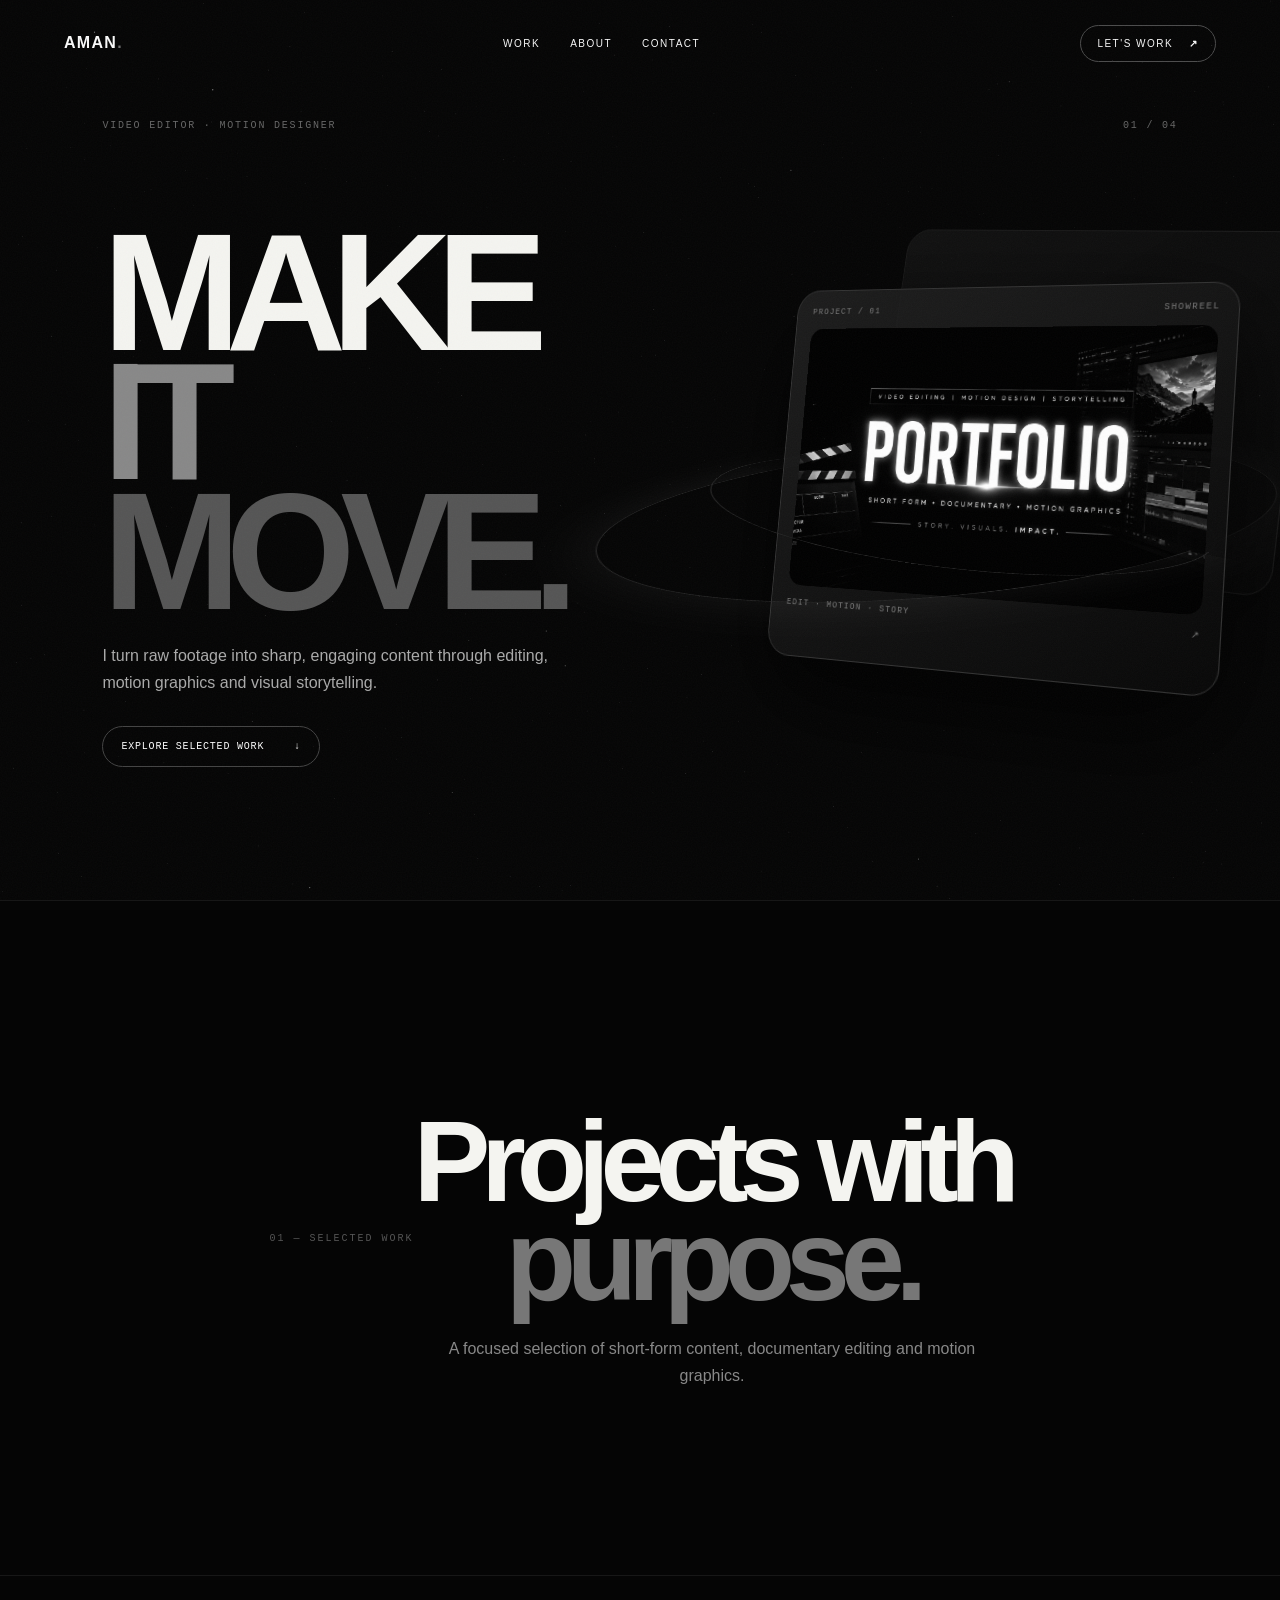
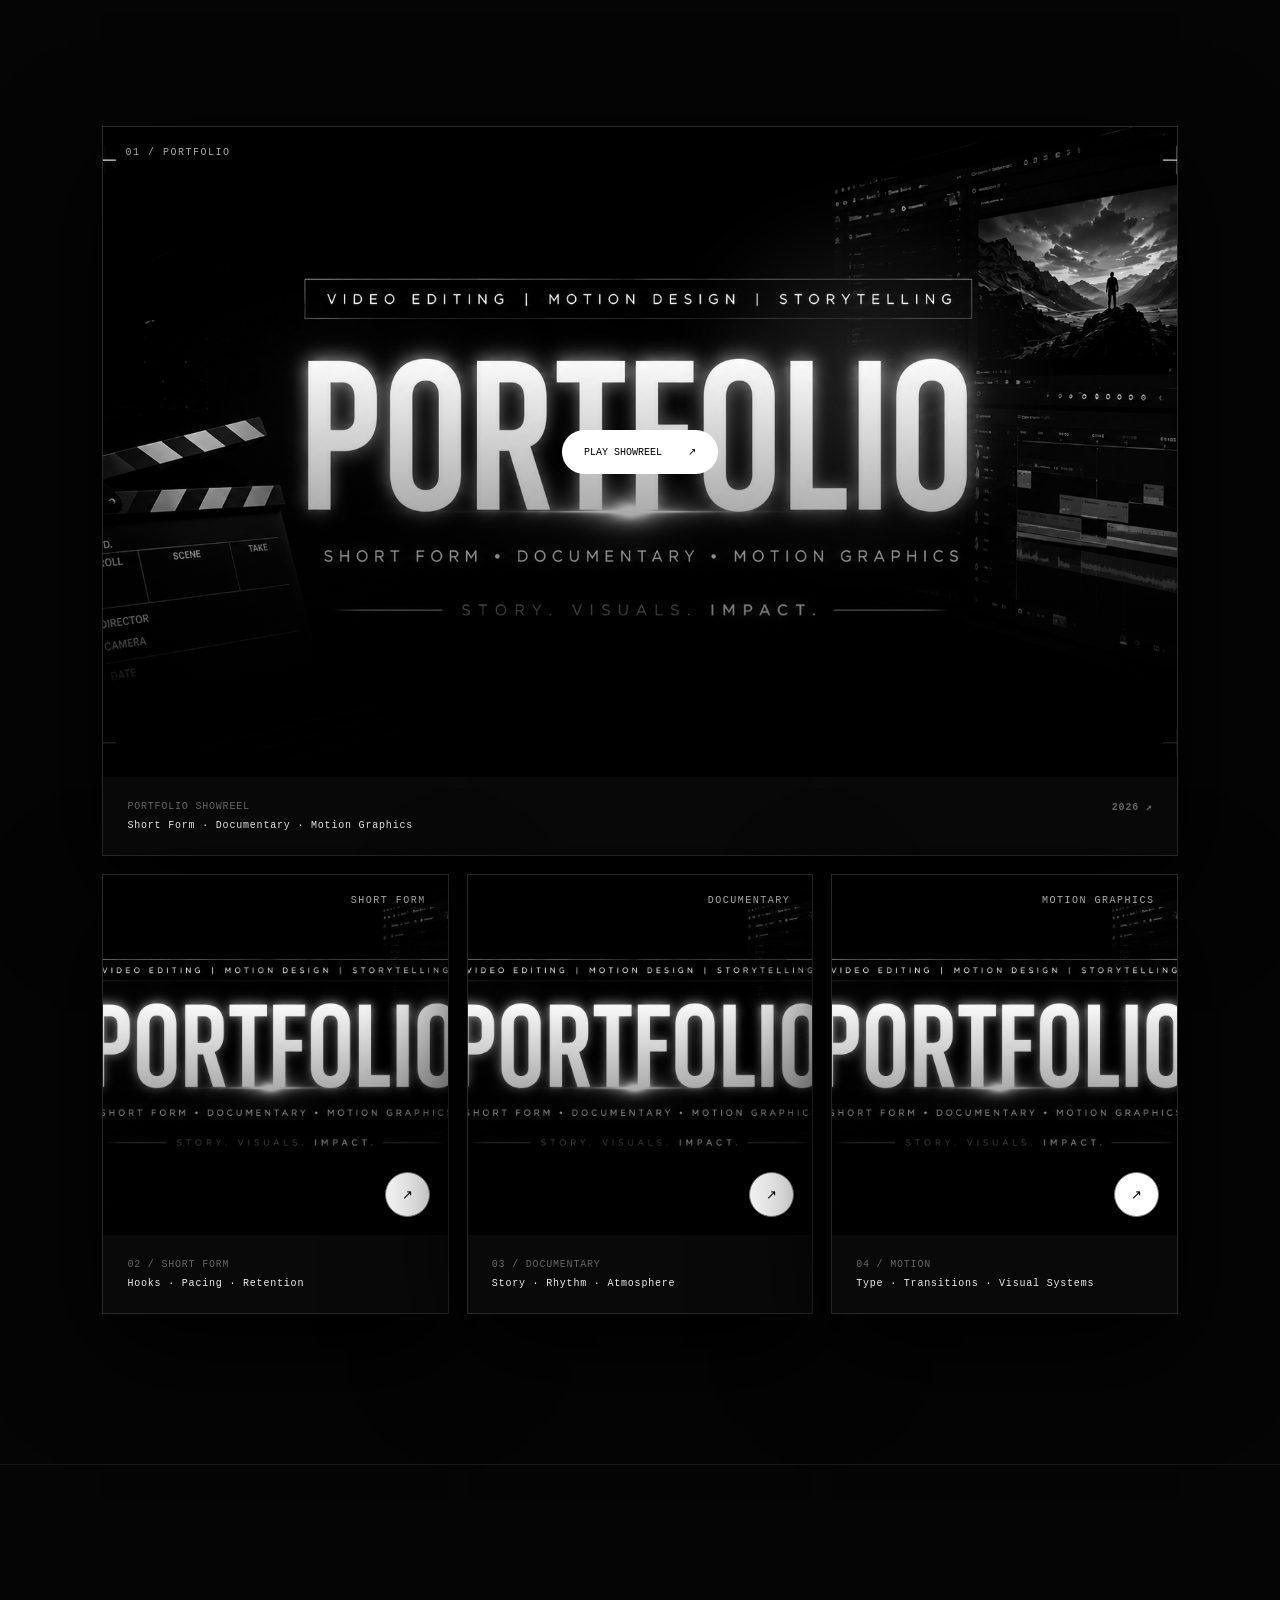
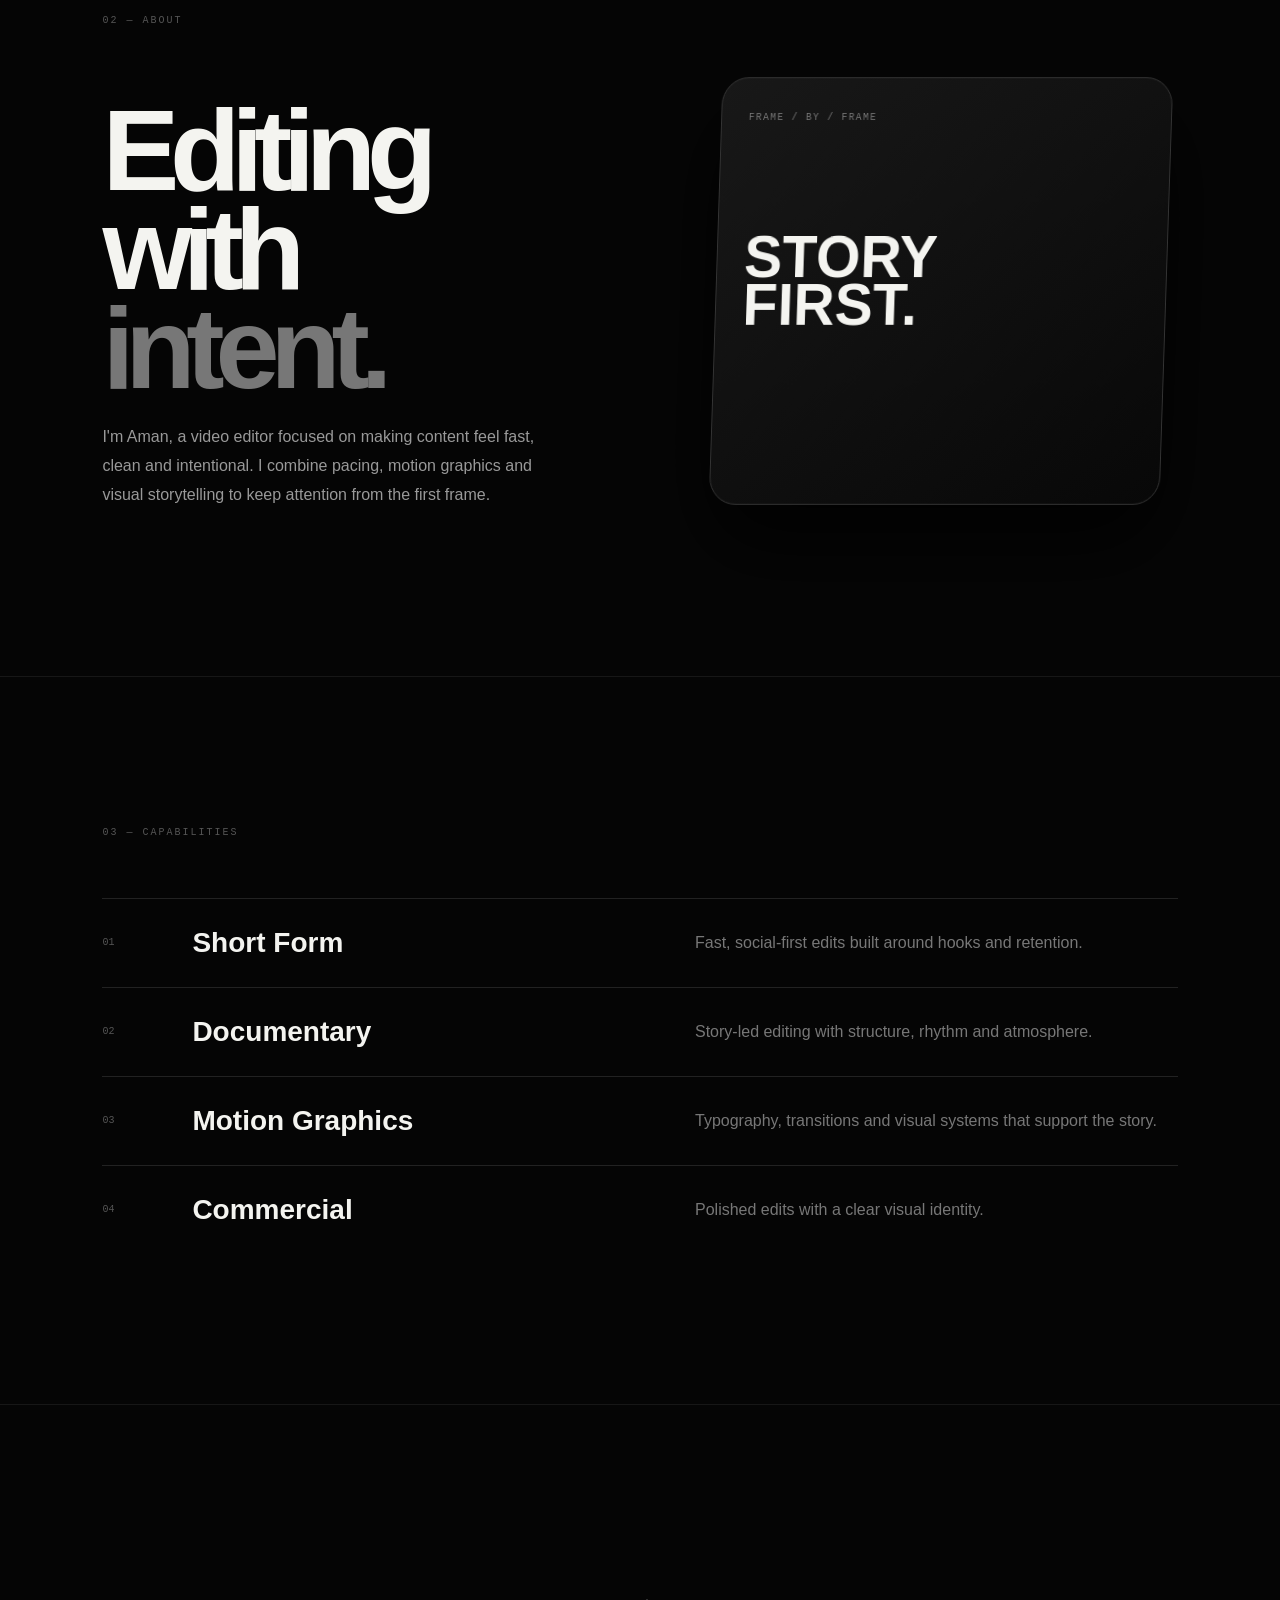
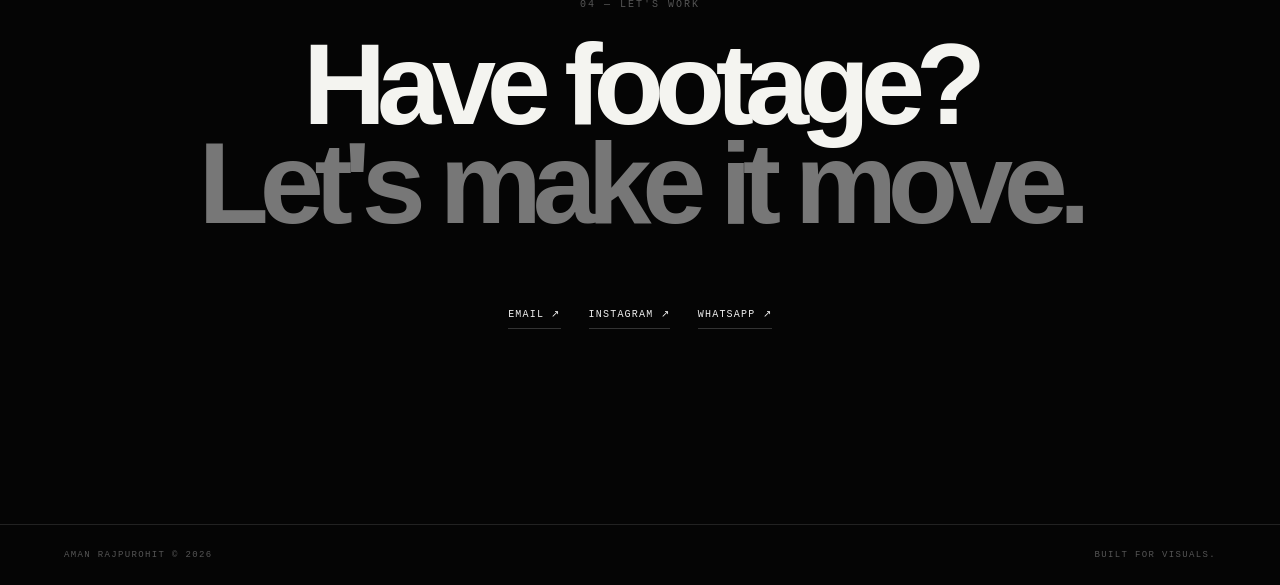
<file: index.html>
<!doctype html>
<html lang="en">
<head>
<meta charset="utf-8">
<meta name="viewport" content="width=device-width,initial-scale=1,viewport-fit=cover">
<meta name="theme-color" content="#050505">
<title>Aman Rajpurohit — Video Editor</title>
<link rel="stylesheet" href="style.css">
</head>
<body>
<div class="loader" id="loader"><strong>AMAN<span>.</span></strong><i></i></div>
<div class="grain"></div>
<canvas id="space"></canvas>

<header class="nav">
  <a class="logo" href="#top">AMAN<span>.</span></a>
  <nav>
    <a href="#work">WORK</a><a href="#about">ABOUT</a><a href="#contact">CONTACT</a>
  </nav>
  <a class="contact-pill" href="#contact">LET'S WORK <b>↗</b></a>
</header>

<main id="top">
<section class="hero">
  <div class="hero-top"><span>VIDEO EDITOR · MOTION DESIGNER</span><span>01 / 04</span></div>
  <div class="hero-copy">
    <h1>MAKE<br><span>IT</span><br><em>MOVE.</em></h1>
    <p>I turn raw footage into sharp, engaging content through editing, motion graphics and visual storytelling.</p>
    <a class="explore" href="#work">EXPLORE SELECTED WORK <b>↓</b></a>
  </div>

  <div class="hero-3d" id="hero3d">
    <div class="ring r1"></div><div class="ring r2"></div>
    <div class="glass back"></div>
    <div class="glass front">
      <div class="card-label"><span>PROJECT / 01</span><span>SHOWREEL</span></div>
      <div class="hero-image"><img src="portfolio-cover.png" alt="Aman portfolio"></div>
      <div class="card-label"><span>EDIT · MOTION · STORY</span><span>↗</span></div>
    </div>
  </div>
</section>

<section class="intro section">
  <div class="tiny">01 — SELECTED WORK</div>
  <div class="intro-copy">
    <h2>Projects with<br><em>purpose.</em></h2>
    <p>A focused selection of short-form content, documentary editing and motion graphics.</p>
  </div>
</section>

<section class="work section" id="work">
  <div class="featured project" data-video>
    <div class="media">
      <img src="portfolio-cover.png" alt="Portfolio showreel">
      <div class="shade"></div>
      <div class="orb"></div>
      <button class="play">PLAY SHOWREEL <span>↗</span></button>
      <small>01 / PORTFOLIO</small>
    </div>
    <div class="project-info">
      <div><span>PORTFOLIO SHOWREEL</span><strong>Short Form · Documentary · Motion Graphics</strong></div>
      <b>2026 ↗</b>
    </div>
  </div>

  <div class="grid">
    <article class="project small" data-video>
      <div class="media"><img src="portfolio-cover.png" alt=""><div class="shade"></div><span>SHORT FORM</span><button class="round">↗</button></div>
      <div class="project-info"><div><span>02 / SHORT FORM</span><strong>Hooks · Pacing · Retention</strong></div></div>
    </article>
    <article class="project small" data-video>
      <div class="media"><img src="portfolio-cover.png" alt=""><div class="shade"></div><span>DOCUMENTARY</span><button class="round">↗</button></div>
      <div class="project-info"><div><span>03 / DOCUMENTARY</span><strong>Story · Rhythm · Atmosphere</strong></div></div>
    </article>
    <article class="project small" data-video>
      <div class="media"><img src="portfolio-cover.png" alt=""><div class="shade"></div><span>MOTION GRAPHICS</span><button class="round">↗</button></div>
      <div class="project-info"><div><span>04 / MOTION</span><strong>Type · Transitions · Visual Systems</strong></div></div>
    </article>
  </div>
</section>

<section class="about section" id="about">
  <div class="tiny">02 — ABOUT</div>
  <div class="about-layout">
    <div><h2>Editing with<br><em>intent.</em></h2><p>I'm Aman, a video editor focused on making content feel fast, clean and intentional. I combine pacing, motion graphics and visual storytelling to keep attention from the first frame.</p></div>
    <div class="about-card"><span>FRAME / BY / FRAME</span><strong>STORY<br>FIRST.</strong></div>
  </div>
</section>

<section class="services section">
  <div class="tiny">03 — CAPABILITIES</div>
  <div class="service-list">
    <div><i>01</i><h3>Short Form</h3><p>Fast, social-first edits built around hooks and retention.</p></div>
    <div><i>02</i><h3>Documentary</h3><p>Story-led editing with structure, rhythm and atmosphere.</p></div>
    <div><i>03</i><h3>Motion Graphics</h3><p>Typography, transitions and visual systems that support the story.</p></div>
    <div><i>04</i><h3>Commercial</h3><p>Polished edits with a clear visual identity.</p></div>
  </div>
</section>

<section class="contact section" id="contact">
  <div class="tiny">04 — LET'S WORK</div>
  <h2>Have footage?<br><em>Let's make it move.</em></h2>
  <div class="links">
    <a href="mailto:rajpurohitaman08@gmail.com">EMAIL ↗</a>
    <a href="https://instagram.com/aman.krx" target="_blank" rel="noopener">INSTAGRAM ↗</a>
    <a href="https://wa.me/918160067161" target="_blank" rel="noopener">WHATSAPP ↗</a>
  </div>
</section>
</main>

<footer><span>AMAN RAJPUROHIT © 2026</span><span>BUILT FOR VISUALS.</span></footer>

<div class="modal" id="modal">
  <button id="close">CLOSE ×</button>
  <div class="player">
    <div>AMAN RAJPUROHIT / SHOWREEL</div>
    <iframe id="video" title="Aman Rajpurohit portfolio showreel" allow="autoplay; fullscreen; encrypted-media; picture-in-picture" allowfullscreen></iframe>
  </div>
</div>

<script src="script.js"></script>
</body>
</html>
</file>
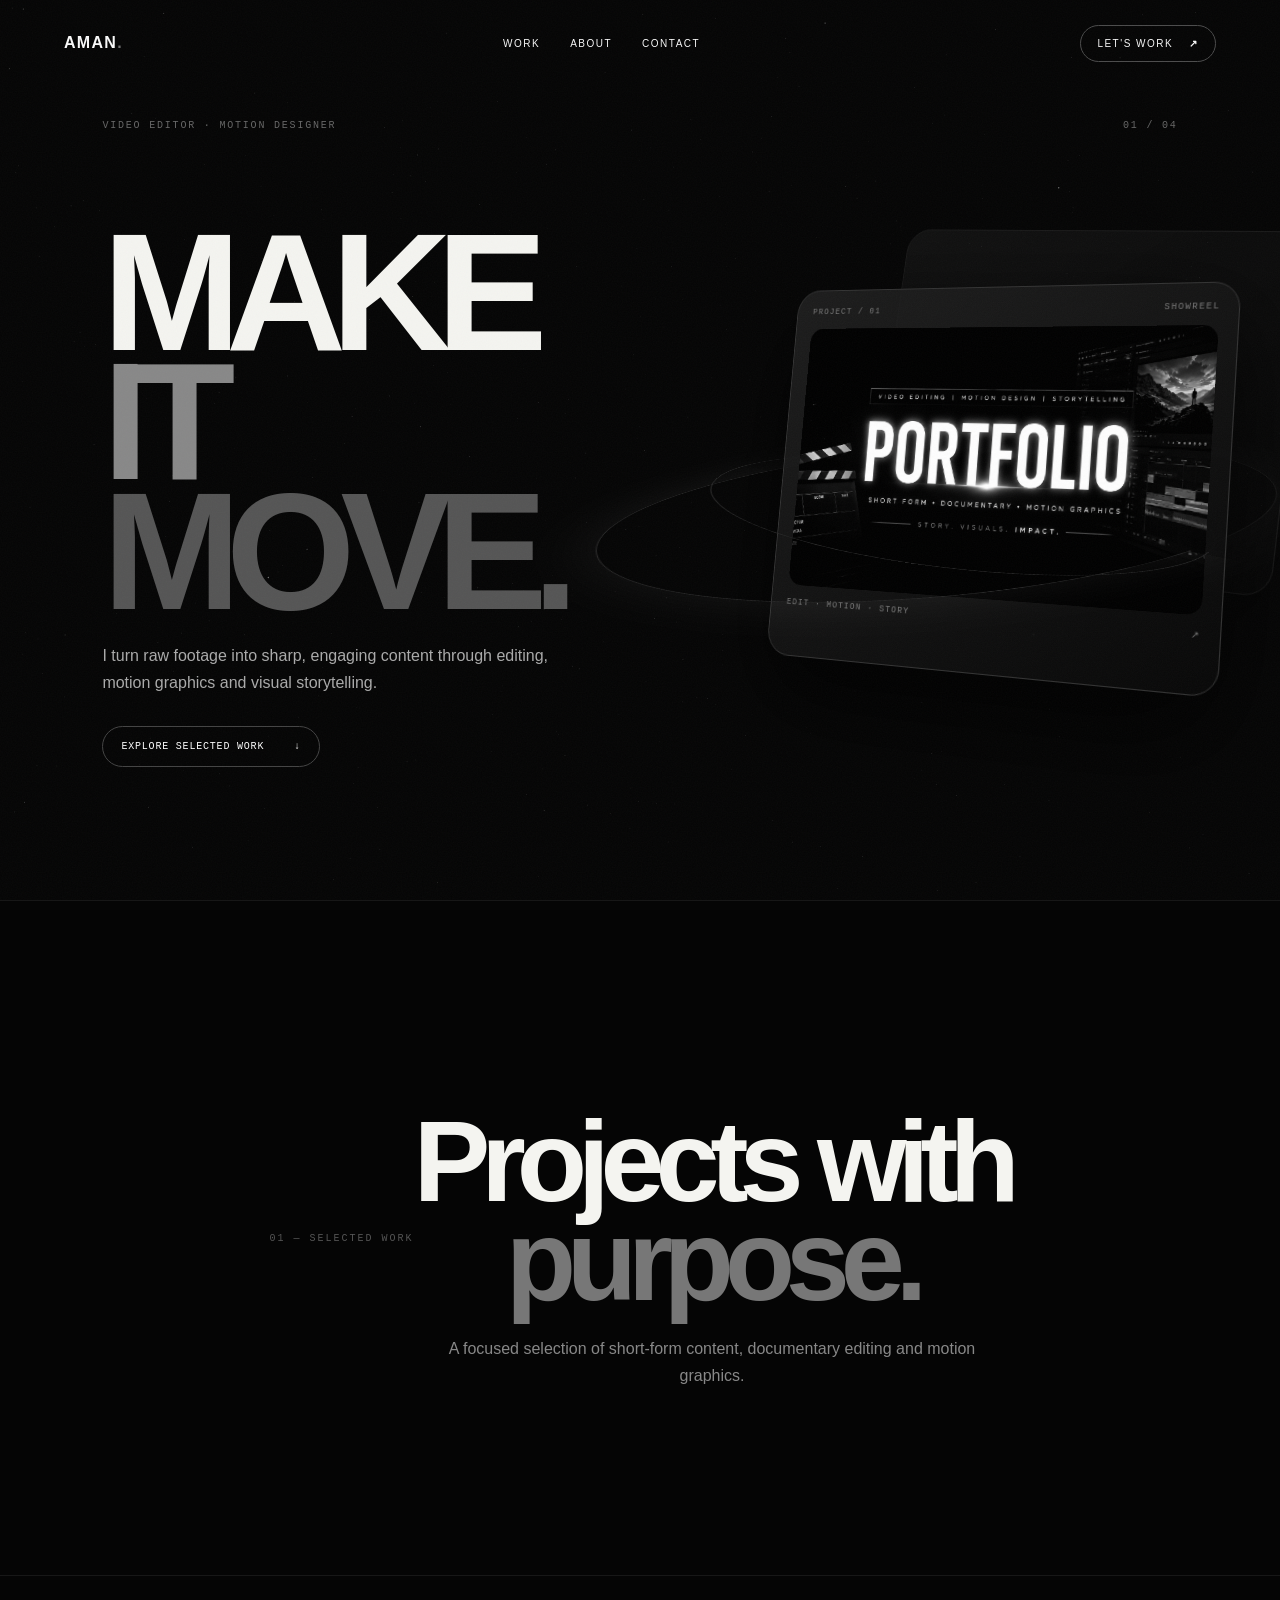
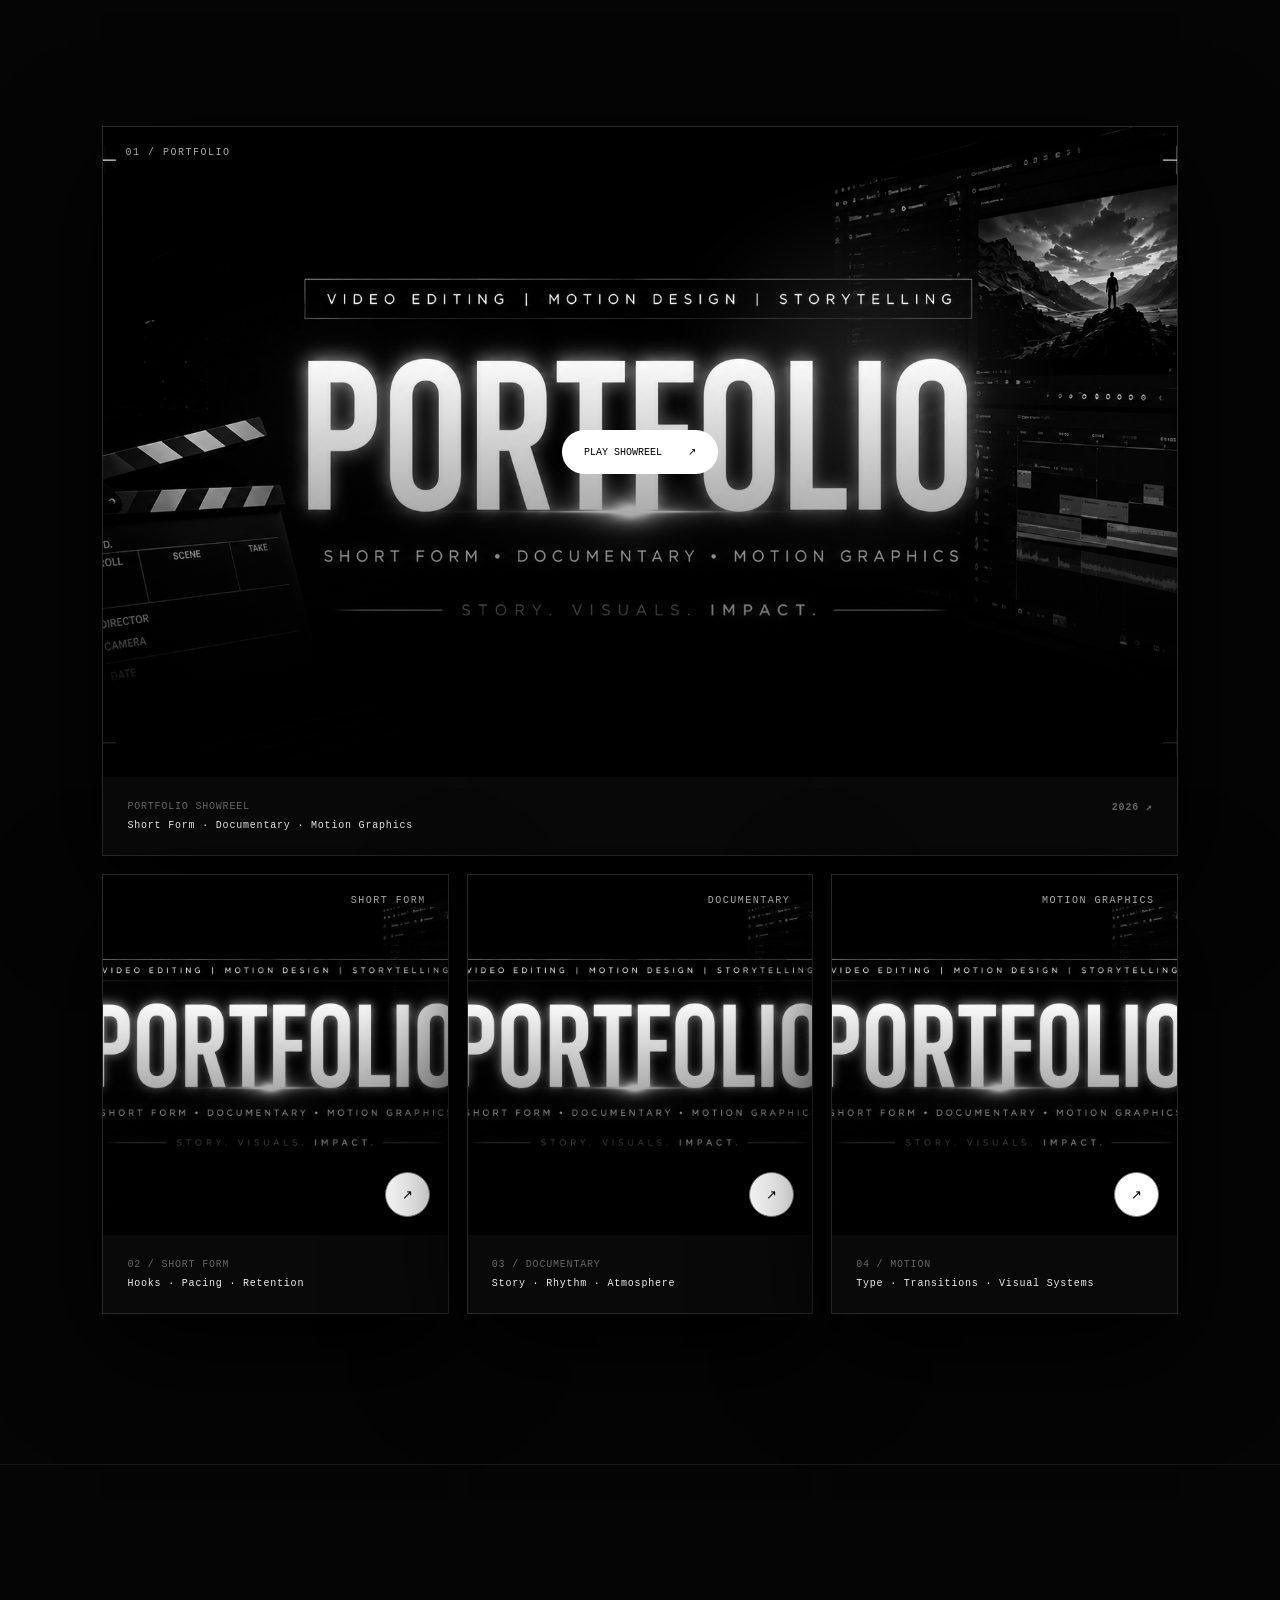
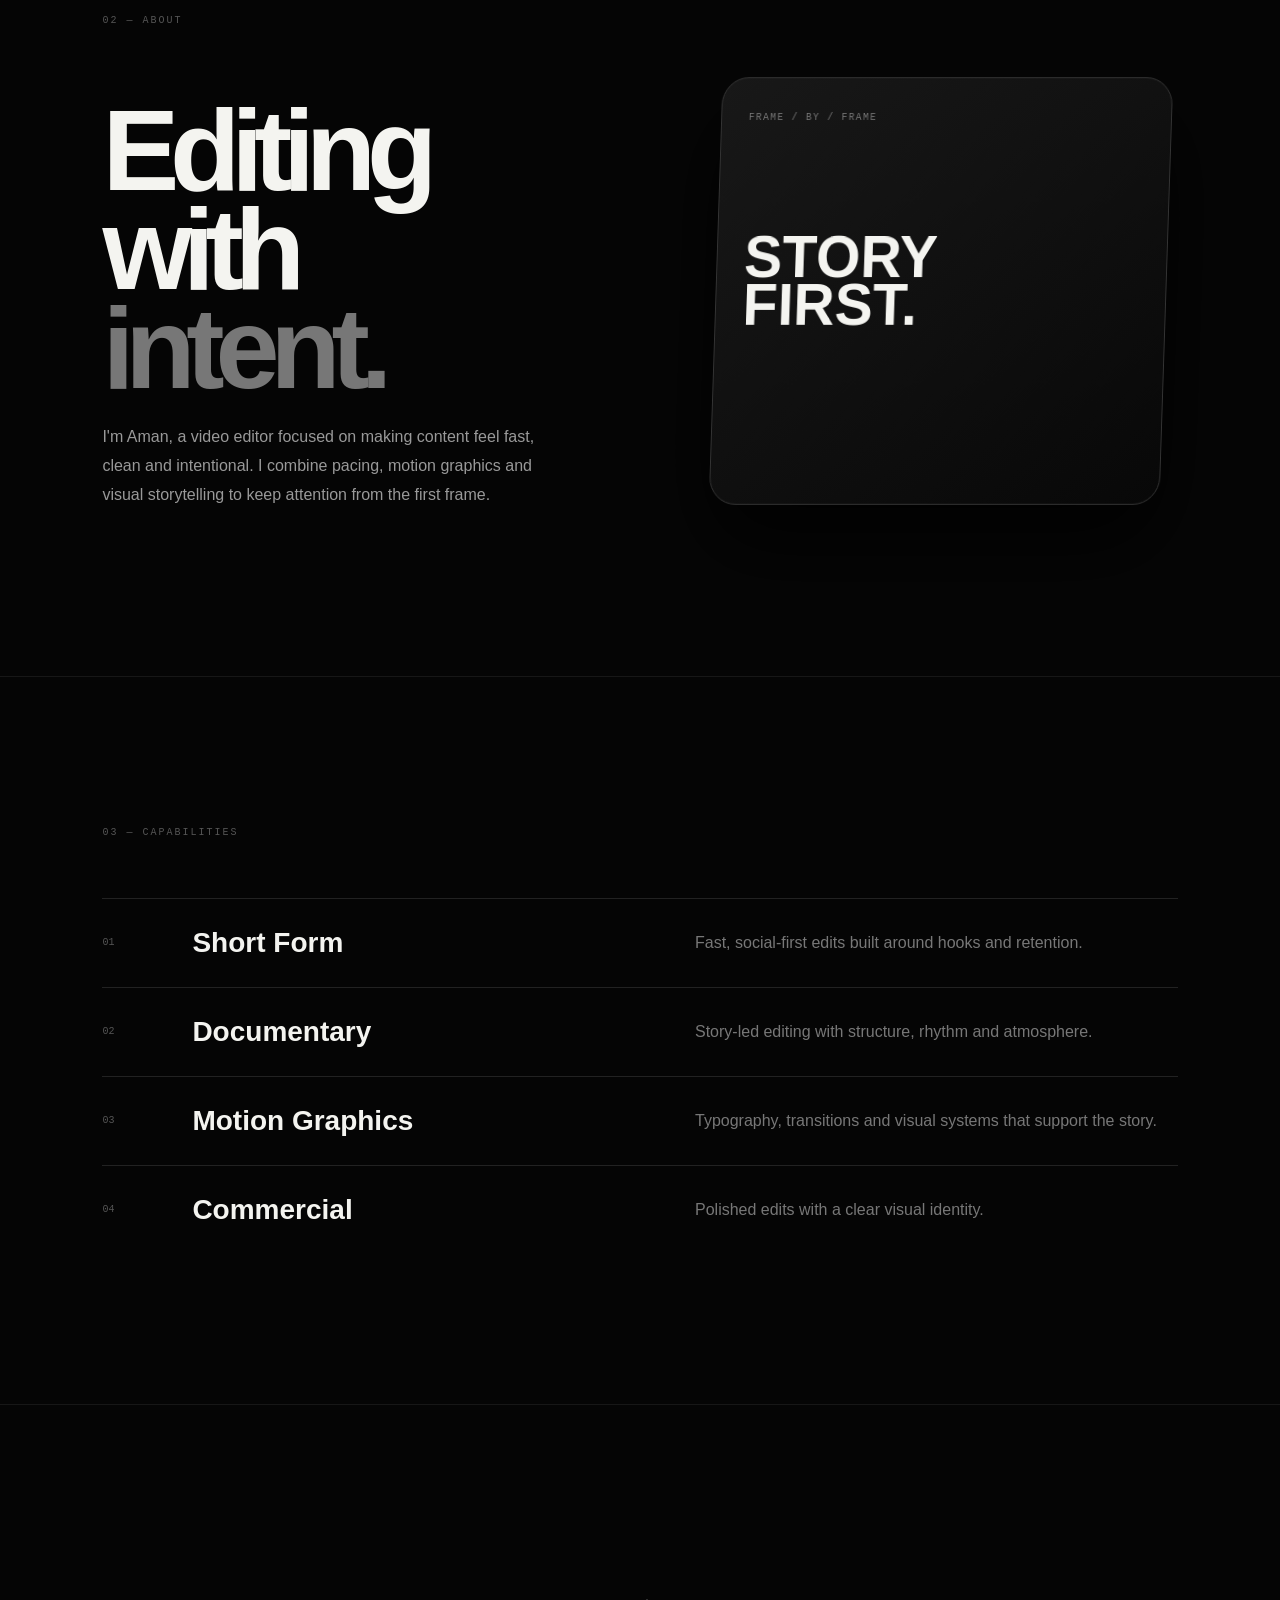
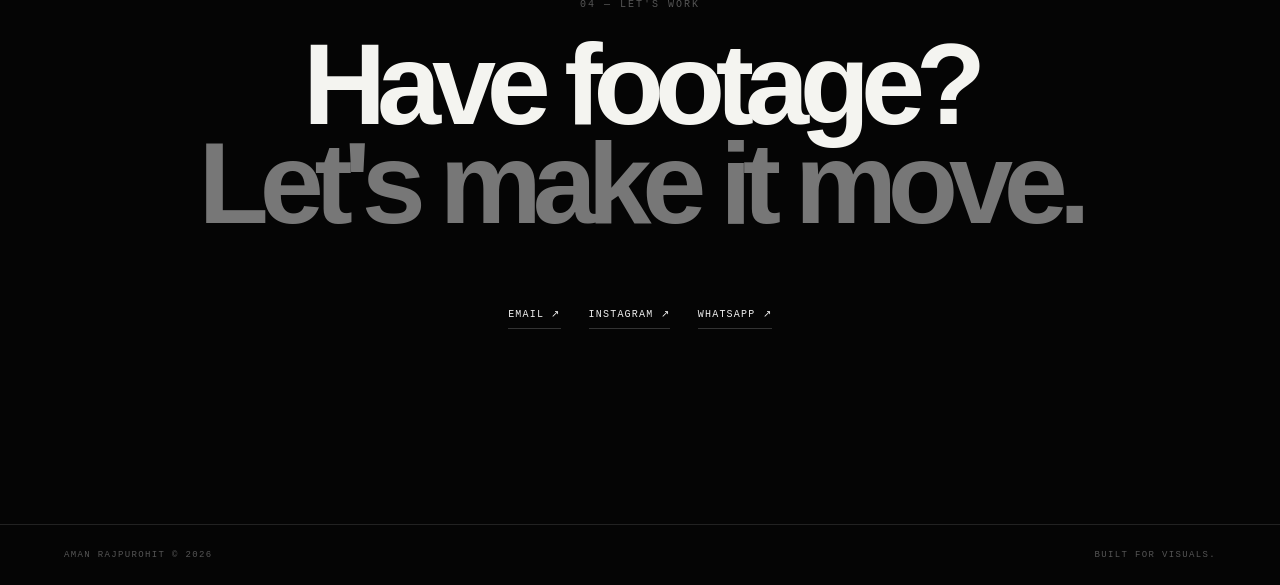
<file: index[2].html>
<!doctype html>
<html lang="en">
<head>
<meta charset="utf-8">
<meta name="viewport" content="width=device-width,initial-scale=1,viewport-fit=cover">
<meta name="theme-color" content="#050505">
<title>Aman Rajpurohit — Video Editor</title>
<link rel="stylesheet" href="style.css">
</head>
<body>
<div class="loader" id="loader"><strong>AMAN<span>.</span></strong><i></i></div>
<div class="grain"></div>
<canvas id="space"></canvas>

<header class="nav">
  <a class="logo" href="#top">AMAN<span>.</span></a>
  <nav>
    <a href="#work">WORK</a><a href="#about">ABOUT</a><a href="#contact">CONTACT</a>
  </nav>
  <a class="contact-pill" href="#contact">LET'S WORK <b>↗</b></a>
</header>

<main id="top">
<section class="hero">
  <div class="hero-top"><span>VIDEO EDITOR · MOTION DESIGNER</span><span>01 / 04</span></div>
  <div class="hero-copy">
    <h1>MAKE<br><span>IT</span><br><em>MOVE.</em></h1>
    <p>I turn raw footage into sharp, engaging content through editing, motion graphics and visual storytelling.</p>
    <a class="explore" href="#work">EXPLORE SELECTED WORK <b>↓</b></a>
  </div>

  <div class="hero-3d" id="hero3d">
    <div class="ring r1"></div><div class="ring r2"></div>
    <div class="glass back"></div>
    <div class="glass front">
      <div class="card-label"><span>PROJECT / 01</span><span>SHOWREEL</span></div>
      <div class="hero-image"><img src="portfolio-cover.png" alt="Aman portfolio"></div>
      <div class="card-label"><span>EDIT · MOTION · STORY</span><span>↗</span></div>
    </div>
  </div>
</section>

<section class="intro section">
  <div class="tiny">01 — SELECTED WORK</div>
  <div class="intro-copy">
    <h2>Projects with<br><em>purpose.</em></h2>
    <p>A focused selection of short-form content, documentary editing and motion graphics.</p>
  </div>
</section>

<section class="work section" id="work">
  <div class="featured project" data-video>
    <div class="media">
      <img src="portfolio-cover.png" alt="Portfolio showreel">
      <div class="shade"></div>
      <div class="orb"></div>
      <button class="play">PLAY SHOWREEL <span>↗</span></button>
      <small>01 / PORTFOLIO</small>
    </div>
    <div class="project-info">
      <div><span>PORTFOLIO SHOWREEL</span><strong>Short Form · Documentary · Motion Graphics</strong></div>
      <b>2026 ↗</b>
    </div>
  </div>

  <div class="grid">
    <article class="project small" data-video>
      <div class="media"><img src="portfolio-cover.png" alt=""><div class="shade"></div><span>SHORT FORM</span><button class="round">↗</button></div>
      <div class="project-info"><div><span>02 / SHORT FORM</span><strong>Hooks · Pacing · Retention</strong></div></div>
    </article>
    <article class="project small" data-video>
      <div class="media"><img src="portfolio-cover.png" alt=""><div class="shade"></div><span>DOCUMENTARY</span><button class="round">↗</button></div>
      <div class="project-info"><div><span>03 / DOCUMENTARY</span><strong>Story · Rhythm · Atmosphere</strong></div></div>
    </article>
    <article class="project small" data-video>
      <div class="media"><img src="portfolio-cover.png" alt=""><div class="shade"></div><span>MOTION GRAPHICS</span><button class="round">↗</button></div>
      <div class="project-info"><div><span>04 / MOTION</span><strong>Type · Transitions · Visual Systems</strong></div></div>
    </article>
  </div>
</section>

<section class="about section" id="about">
  <div class="tiny">02 — ABOUT</div>
  <div class="about-layout">
    <div><h2>Editing with<br><em>intent.</em></h2><p>I'm Aman, a video editor focused on making content feel fast, clean and intentional. I combine pacing, motion graphics and visual storytelling to keep attention from the first frame.</p></div>
    <div class="about-card"><span>FRAME / BY / FRAME</span><strong>STORY<br>FIRST.</strong></div>
  </div>
</section>

<section class="services section">
  <div class="tiny">03 — CAPABILITIES</div>
  <div class="service-list">
    <div><i>01</i><h3>Short Form</h3><p>Fast, social-first edits built around hooks and retention.</p></div>
    <div><i>02</i><h3>Documentary</h3><p>Story-led editing with structure, rhythm and atmosphere.</p></div>
    <div><i>03</i><h3>Motion Graphics</h3><p>Typography, transitions and visual systems that support the story.</p></div>
    <div><i>04</i><h3>Commercial</h3><p>Polished edits with a clear visual identity.</p></div>
  </div>
</section>

<section class="contact section" id="contact">
  <div class="tiny">04 — LET'S WORK</div>
  <h2>Have footage?<br><em>Let's make it move.</em></h2>
  <div class="links">
    <a href="mailto:rajpurohitaman08@gmail.com">EMAIL ↗</a>
    <a href="https://instagram.com/aman.krx" target="_blank" rel="noopener">INSTAGRAM ↗</a>
    <a href="https://wa.me/918160067161" target="_blank" rel="noopener">WHATSAPP ↗</a>
  </div>
</section>
</main>

<footer><span>AMAN RAJPUROHIT © 2026</span><span>BUILT FOR VISUALS.</span></footer>

<div class="modal" id="modal">
  <button id="close">CLOSE ×</button>
  <div class="player">
    <div>AMAN RAJPUROHIT / SHOWREEL</div>
    <iframe id="video" title="Aman Rajpurohit portfolio showreel" allow="autoplay; fullscreen; encrypted-media; picture-in-picture" allowfullscreen></iframe>
  </div>
</div>

<script src="script.js"></script>
</body>
</html>
</file>
<file: style.css>
*{box-sizing:border-box}html{scroll-behavior:smooth}body{margin:0;background:#050505;color:#f4f4f0;font-family:Arial,Helvetica,sans-serif;overflow-x:hidden}.grain{position:fixed;inset:0;z-index:50;pointer-events:none;opacity:.035;background-image:url("data:image/svg+xml,%3Csvg xmlns='http://www.w3.org/2000/svg' width='180' height='180'%3E%3Cfilter id='n'%3E%3CfeTurbulence type='fractalNoise' baseFrequency='.8' numOctaves='4'/%3E%3C/filter%3E%3Crect width='100%25' height='100%25' filter='url(%23n)'/%3E%3C/svg%3E")}.loader{position:fixed;inset:0;background:#050505;z-index:300;display:flex;align-items:center;justify-content:center;flex-direction:column;transition:.6s}.loader strong{font-size:28px;letter-spacing:.08em}.loader strong span{color:#777}.loader i{display:block;width:120px;height:1px;background:#fff;margin-top:22px;transform-origin:left;animation:load .8s forwards}@keyframes load{from{transform:scaleX(0)}to{transform:scaleX(1)}}.loader.done{opacity:0;visibility:hidden;pointer-events:none}#space{position:fixed;inset:0;width:100%;height:100%;z-index:0;pointer-events:none}.nav{position:fixed;top:0;left:0;right:0;height:86px;padding:24px 5vw;display:flex;align-items:center;justify-content:space-between;z-index:70;mix-blend-mode:difference}.logo{font-weight:900;letter-spacing:.08em;color:#fff;text-decoration:none}.logo span{color:#777}.nav nav{display:flex;gap:30px}.nav nav a,.contact-pill{font-size:10px;letter-spacing:.15em;color:#fff;text-decoration:none}.contact-pill{border:1px solid #555;border-radius:100px;padding:12px 16px}.contact-pill b{margin-left:12px}.hero{min-height:100vh;position:relative;z-index:1;padding:150px 8vw 80px;display:flex;align-items:center;overflow:hidden}.hero-top{position:absolute;top:120px;left:8vw;right:8vw;display:flex;justify-content:space-between;color:#666;font:10px monospace;letter-spacing:.18em}.hero-copy{position:relative;z-index:5;max-width:650px}.hero h1{font-size:clamp(85px,13vw,190px);line-height:.78;letter-spacing:-.09em;margin:25px 0;font-weight:900}.hero h1 span{color:#888}.hero h1 em{font-style:normal;color:#555}.hero-copy p{color:#aaa;max-width:460px;line-height:1.7;font-size:16px}.explore{display:inline-flex;gap:30px;align-items:center;color:#fff;text-decoration:none;border:1px solid #444;border-radius:100px;padding:14px 18px;margin-top:14px;font:10px monospace;letter-spacing:.08em}.hero-3d{position:absolute;right:-5vw;top:18vh;width:60vw;height:70vh;perspective:1300px;transform-style:preserve-3d}.ring{position:absolute;border:1px solid #292929;border-radius:50%;transform-style:preserve-3d}.r1{width:90%;height:55%;left:4%;top:28%;transform:rotateX(67deg) rotateZ(-15deg);box-shadow:0 0 80px #fff1}.r2{width:68%;height:40%;left:15%;top:35%;transform:rotateX(67deg) rotateZ(18deg)}.glass{position:absolute;border:1px solid #333;border-radius:26px;background:linear-gradient(145deg,#202020dd,#080808ee);box-shadow:0 40px 100px #000;transform-style:preserve-3d}.back{width:56%;height:55%;right:7%;top:10%;transform:rotateY(-25deg) rotateX(8deg) rotateZ(5deg);opacity:.45}.front{width:62%;height:62%;right:15%;top:19%;padding:18px;transform:rotateY(-22deg) rotateX(7deg) rotateZ(2deg);transition:transform .25s}.card-label{display:flex;justify-content:space-between;color:#777;font:9px monospace;letter-spacing:.15em}.hero-image{height:78%;margin:13px 0;border-radius:15px;overflow:hidden;background:#111}.hero-image img{width:100%;height:100%;object-fit:cover;filter:grayscale(1)}.section{position:relative;z-index:2;border-top:1px solid #171717;padding:150px 8vw}.tiny{color:#555;font:10px monospace;letter-spacing:.2em}.intro{min-height:75vh;display:flex;align-items:center;justify-content:center}.intro-copy{text-align:center}.intro h2,.about h2,.contact h2{font-size:clamp(60px,9vw,140px);line-height:.86;letter-spacing:-.08em;margin:25px 0}.intro h2 em,.about h2 em,.contact h2 em{font-style:normal;color:#777}.intro p{max-width:560px;color:#888;line-height:1.7;margin:auto}.project{border:1px solid #292929;background:#090909;cursor:pointer;transition:.5s;transform-style:preserve-3d;box-shadow:0 35px 100px #000}.project:hover{transform:translateY(-8px) rotateX(1deg);border-color:#555}.media{height:650px;position:relative;overflow:hidden}.media img{width:100%;height:100%;object-fit:cover;filter:grayscale(1);transition:1s}.project:hover .media img{transform:scale(1.04)}.shade{position:absolute;inset:0;background:linear-gradient(180deg,transparent 35%,#000d)}.media>span,.media>small{position:absolute;top:20px;right:22px;color:#aaa;font:10px monospace;letter-spacing:.15em}.media>small{left:22px;right:auto}.orb{position:absolute;width:32vw;height:32vw;right:10%;top:8%;border-radius:50%;background:radial-gradient(circle,#fff2,transparent 65%);filter:blur(25px)}.play{position:absolute;left:50%;top:50%;transform:translate(-50%,-50%);border:0;border-radius:100px;background:#fff;color:#000;padding:16px 22px;font:10px monospace;cursor:pointer}.play span{margin-left:20px}.project-info{display:flex;justify-content:space-between;padding:24px;font:10px monospace;letter-spacing:.08em}.project-info span{display:block;color:#666;margin-bottom:8px}.project-info strong{font-weight:400;color:#eee}.project-info>b{color:#666}.grid{display:grid;grid-template-columns:repeat(3,1fr);gap:18px;margin-top:18px}.small .media{height:360px}.round{position:absolute;right:18px;bottom:18px;width:45px;height:45px;border-radius:50%;border:1px solid #777;background:#fff;color:#000}.about-layout{display:grid;grid-template-columns:1fr 1fr;gap:10vw;margin-top:50px}.about-layout p{max-width:520px;color:#999;line-height:1.8}.about-card{height:430px;border:1px solid #333;border-radius:28px;background:linear-gradient(145deg,#181818,#080808);padding:28px;transform:rotateY(-18deg) rotateX(6deg);box-shadow:0 40px 90px #000}.about-card span{color:#777;font:10px monospace;letter-spacing:.15em}.about-card strong{display:block;font-size:60px;line-height:.8;margin-top:110px}.services{min-height:auto}.service-list{margin-top:60px}.service-list>div{display:grid;grid-template-columns:70px 1fr 1fr;gap:20px;align-items:center;border-top:1px solid #222;padding:28px 0}.service-list i{color:#555;font:10px monospace}.service-list h3{margin:0;font-size:28px}.service-list p{margin:0;color:#777;line-height:1.5}.contact{text-align:center;min-height:80vh;display:flex;flex-direction:column;justify-content:center}.links{display:flex;justify-content:center;gap:28px;flex-wrap:wrap;margin-top:50px}.links a{color:#eee;text-decoration:none;font:10px monospace;letter-spacing:.12em;border-bottom:1px solid #333;padding-bottom:8px}footer{position:relative;z-index:2;border-top:1px solid #222;padding:25px 5vw;display:flex;justify-content:space-between;color:#555;font:9px monospace;letter-spacing:.15em}.modal{position:fixed;inset:0;background:#000e;backdrop-filter:blur(18px);z-index:200;display:none;align-items:center;justify-content:center;padding:5vw}.modal.open{display:flex}.modal>button{position:absolute;top:25px;right:30px;background:none;border:0;color:#fff;font:10px monospace;letter-spacing:.15em;cursor:pointer}.player{width:min(1100px,100%);aspect-ratio:16/9}.player>div{color:#777;font:9px monospace;margin-bottom:10px}.player iframe{width:100%;height:100%;border:1px solid #333;background:#000}

@media(max-width:800px){
.nav{height:70px;padding:19px 6vw}.nav nav{display:none}.contact-pill{padding:10px 13px;font-size:8px}
.hero{min-height:980px;padding:125px 7vw 50px;align-items:flex-start}.hero-top{top:95px;left:7vw;right:7vw;font-size:8px}.hero h1{font-size:23vw;margin:28px 0}.hero-copy p{font-size:13px}.hero-3d{right:-18vw;top:590px;width:120vw;height:400px}.front{width:64%;height:66%;right:16%;top:10%}.back{width:56%;height:56%;right:8%;top:3%}.intro{min-height:65vh;text-align:center}.section{padding:105px 7vw}.intro h2,.about h2,.contact h2{font-size:18vw}.media{height:100vw}.project-info{display:block;line-height:1.6}.project-info>b{display:block;margin-top:12px}.grid{grid-template-columns:1fr}.small .media{height:80vw}.about-layout{grid-template-columns:1fr;gap:45px}.about-card{height:330px}.about-card strong{font-size:44px;margin-top:75px}.service-list>div{grid-template-columns:40px 1fr;gap:8px}.service-list p{grid-column:2}.service-list h3{font-size:23px}.contact{text-align:left}.links{justify-content:flex-start;gap:18px}.player{aspect-ratio:9/16;max-height:82vh}.modal{padding:14px}footer{font-size:7px}
}
</file>
